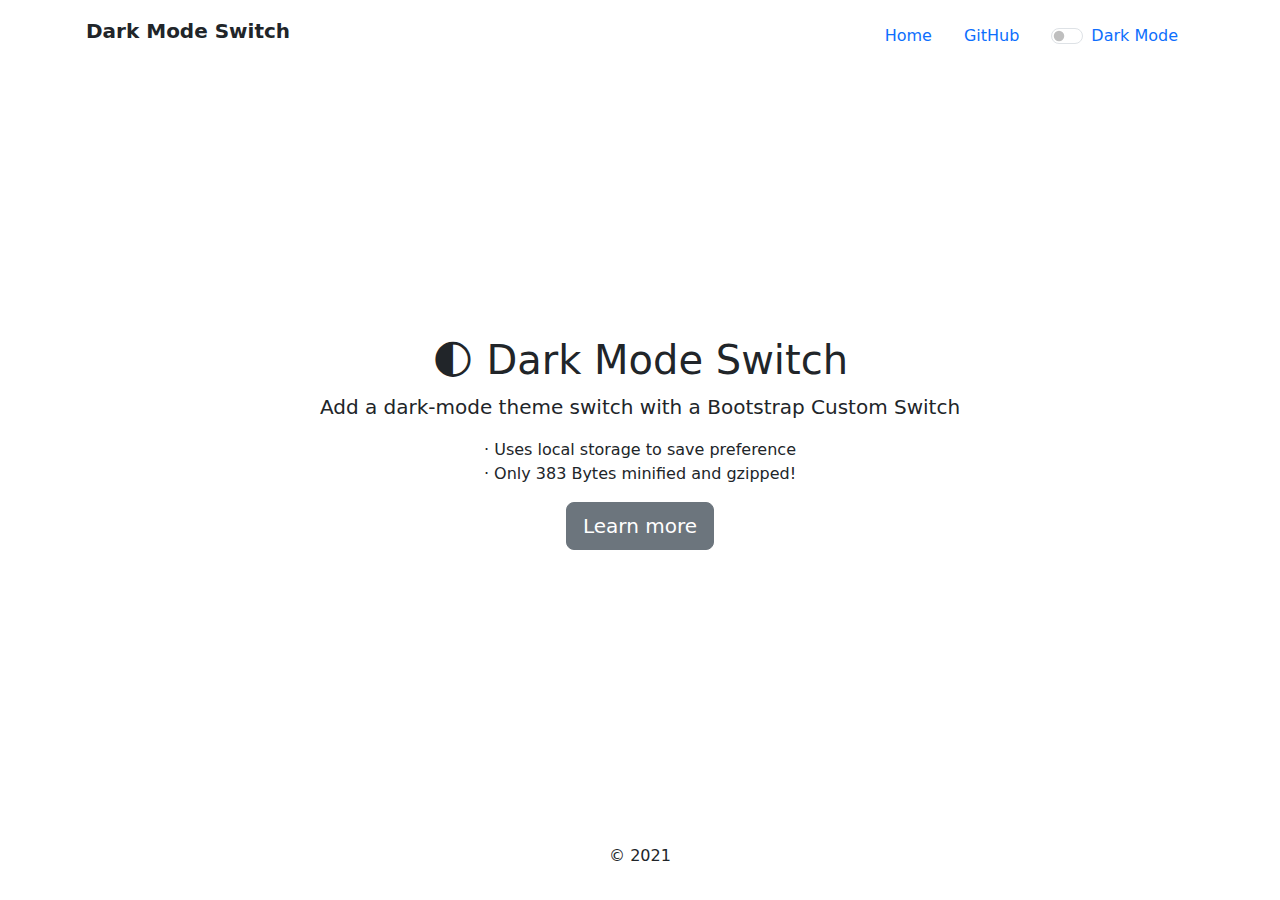
<file: assets/plugins/dark-mode-switch/index.html>
<!doctype html>
<html lang="en" class="h-100">

<head>
  <meta charset="utf-8">
  <meta http-equiv="x-ua-compatible" content="ie=edge">
  <meta name="viewport" content="width=device-width, initial-scale=1">
  <title>Dark Mode Switch</title>
  <meta name="description" content="Add a dark-mode theme toggle with a Bootstrap Custom Switch">

  <link rel="icon"
    href="data:image/svg+xml,<svg xmlns=%22http://www.w3.org/2000/svg%22 viewBox=%220 0 100 100%22><text y=%22.9em%22 font-size=%2280%22>🌓</text></svg>">
  
  <meta property="og:site_name" content="GitHub">
  <meta property="og:image"
    content="https://repository-images.githubusercontent.com/194995309/38db8f80-9db7-11e9-998f-43f2a26d9e0b">
  <meta property="og:title" content="dark-mode-switch">
  <meta property="og:description" content="Add a dark-mode theme toggle with a Bootstrap Custom Switch">
  <meta property="og:url" content="https://coliff.github.io/dark-mode-switch/">
  <link rel="author" href="https://christianoliff.com/">
  <meta name="twitter:creator" content="@christianoliff">
  <meta name="monetization" content="$ilp.uphold.com/Epqzn3YGr2MB">

  <link rel="stylesheet" href="https://cdn.jsdelivr.net/npm/bootstrap@5/dist/css/bootstrap.min.css">

  <!-- IE 11 polyfill for CSS and Custom Properties -->
  <script
    nomodule>window.MSInputMethodContext && document.documentMode && document.write('<link rel="stylesheet" href="https://cdn.jsdelivr.net/npm/bootstrap-ie11@5/css/bootstrap-ie11.min.css"><script src="https://cdn.jsdelivr.net/npm/ie11-custom-properties@4/ie11CustomProperties.min.js"><\/script>');</script>

  <link rel="stylesheet" href="dark-mode.css">

</head>

<body class="bg-white text-center d-flex h-100">

  <div class="container d-flex p-3 mx-auto w-100 flex-column">
    <header class="mb-auto">
      <div class="float-md-start fw-bold fs-5">Dark Mode Switch</div>
      <nav class="nav justify-content-center float-md-end">
        <a class="nav-link active" href="https://coliff.github.io/dark-mode-switch/">Home</a>
        <a class="nav-link" href="https://github.com/coliff/dark-mode-switch" target="_blank">GitHub</a>
        <div class="nav-link">

          <div class="form-check form-switch">
            <input type="checkbox" class="form-check-input" id="darkSwitch">
            <label class="custom-control-label" for="darkSwitch">Dark Mode</label>
          </div>
          <script src="dark-mode-switch.min.js"></script>

        </div>
      </nav>
    </header>

    <main role="main">
      <h1>🌓 Dark Mode Switch</h1>
      <p class="lead">Add a dark-mode theme switch with a Bootstrap Custom Switch</p>
      <ul class="list-unstyled">
        <li>&middot; Uses local storage to save preference</li>
        <li>&middot; Only 383 Bytes minified and gzipped!</li>
      </ul>
      <p>
        <a href="https://github.com/coliff/dark-mode-switch" target="_blank" rel="noopener"
          class="btn btn-lg btn-secondary">
          Learn more
        </a>
      </p>
    </main>

    <footer class="mt-auto">
      <p>&copy; 2021</p>
    </footer>

  </div>
</body>

</html>
</file>
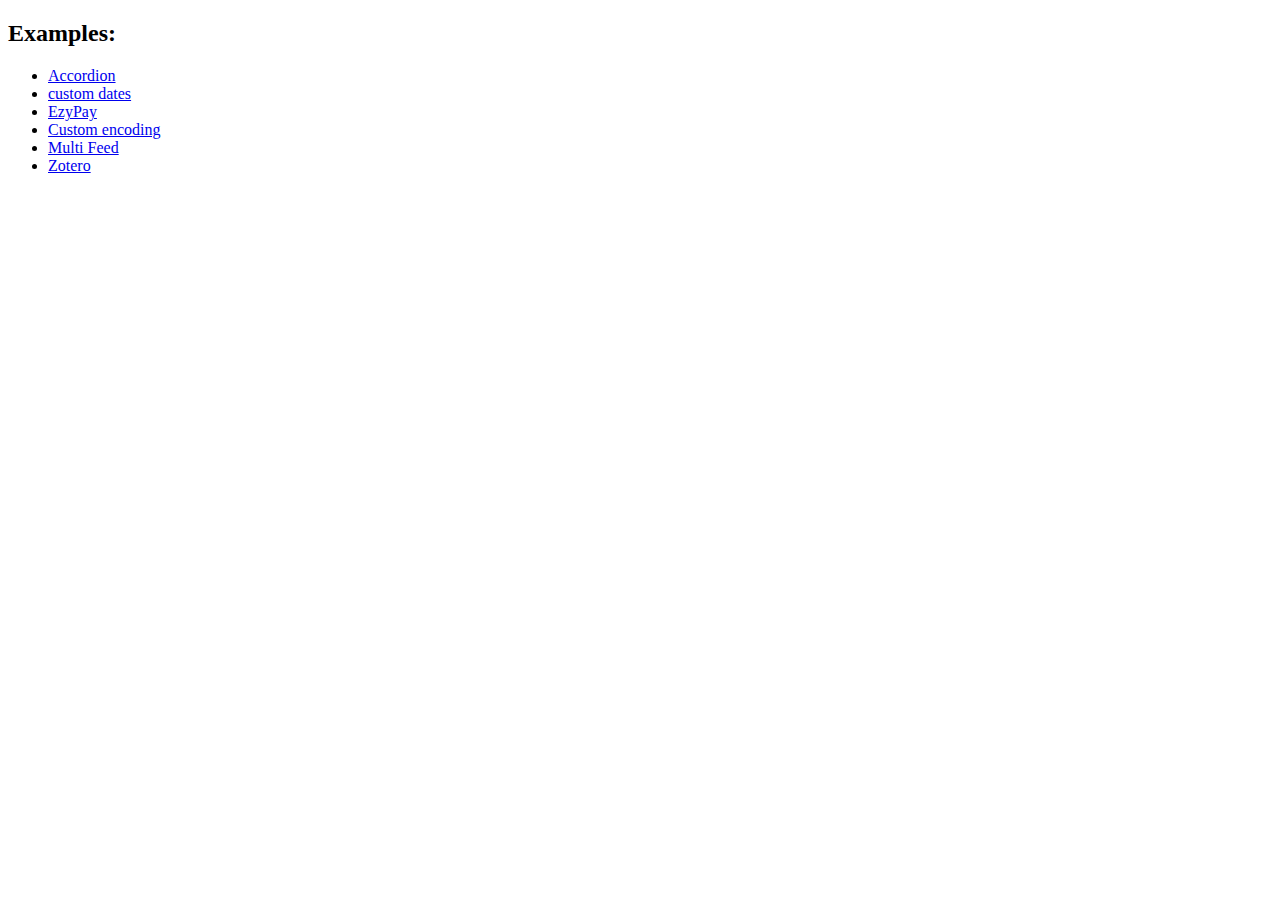
<file: assets/plugins/vanilla-rss/index.html>
<!DOCTYPE html>
<html>
  <head>
    <title>vanilla-rss</title>
  </head>
  <body>
    <div>
      <h2>Examples:</h2>
      <ul>
        <li><a href="examples/accordion.html">Accordion</a></li>
        <li><a href="examples/custom-dates.html">custom dates</a></li>
        <li><a href="examples/ezypay.html">EzyPay</a></li>
        <li><a href="examples/ISO-8859-1.html">Custom encoding</a></li>
        <li><a href="examples/multi-feed.html">Multi Feed</a></li>
        <li><a href="examples/zotero.html">Zotero</a></li>
      </ul>
    </div>
  </body>
</html>
</file>
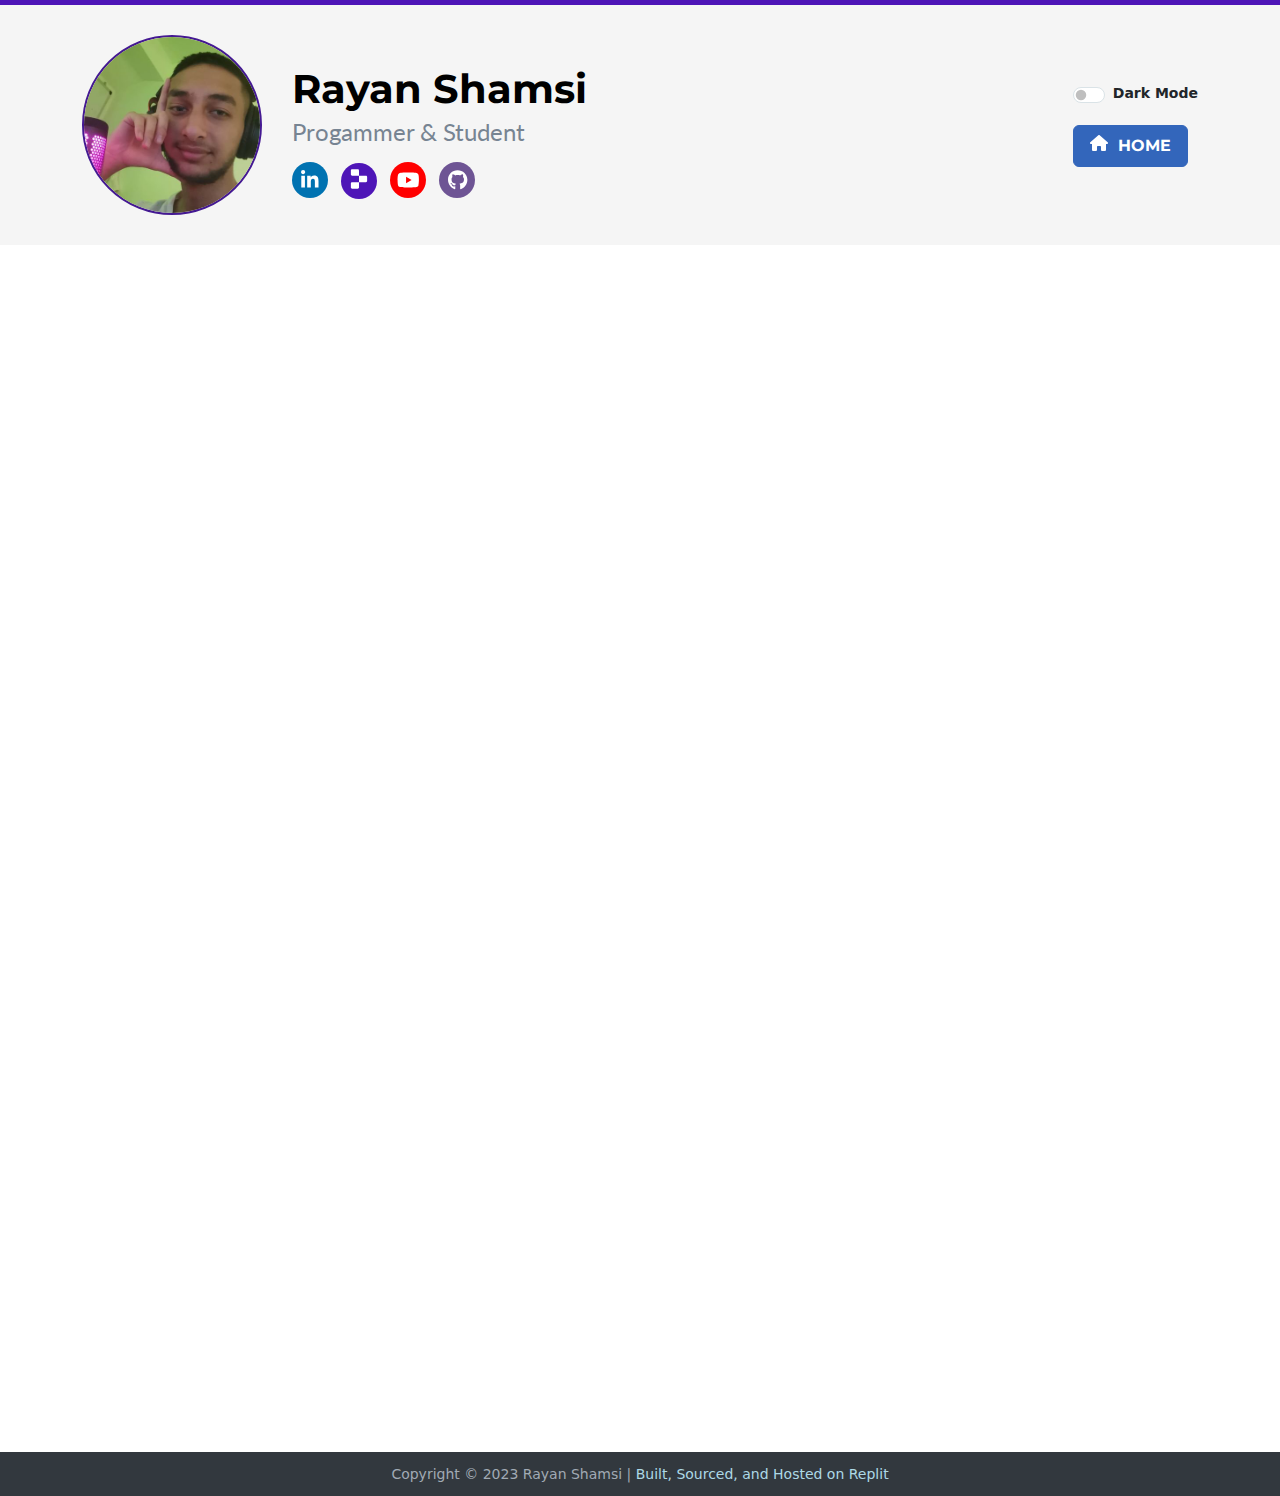
<file: resume.html>
<!DOCTYPE html>
<html lang="en">

<head>
  <title>Rayan Shamsi's Resume</title>
  <!-- Meta -->
  <meta charset="utf-8">
  <meta http-equiv="X-UA-Compatible" content="IE=edge">
  <meta name="viewport" content="width=device-width, initial-scale=1.0">
  <link rel="shortcut icon" href="favicon.ico">

  <link href='https://fonts.googleapis.com/css?family=Lato:300,400,300italic,400italic' rel='stylesheet'
    type='text/css'>
  <link href='https://fonts.googleapis.com/css?family=Montserrat:400,700' rel='stylesheet' type='text/css'>

  <!-- FontAwesome JS -->
  <script defer src="assets/fontawesome/js/all.js"></script>

  <!-- Global CSS -->
  <link rel="stylesheet" href="assets/plugins/bootstrap/css/bootstrap.min.css">

  <!-- Theme CSS -->
  <link id="theme-style" rel="stylesheet" href="assets/css/styles.css">

</head>

<body>
  <!-- ******HEADER****** -->
  <header class="header">
    <div class="container">
      <div class="row align-items-center">
        <div class="col">
          <img class="profile-image img-fluid float-start rounded-circle" src="assets/images/profile.png"
            style="width: 180px; height: 180px;" alt="Rayan Shamsi" />
          <div class="profile-content">
            <h1 class="name">Rayan Shamsi</h1>
            <h2 class="desc">Progammer & Student</h2>
            <ul class="social list-inline">
              <li class="list-inline-item linkedin"><a href="https://uk.linkedin.com/in/rayan-shamsi-003263250?trk=people-guest_people_search-card" target="_blank"><i
                    class="fab fa-linkedin-in"></i></a></li>
              <li class="list-inline-item replit">
                <a href="https://replit.com/@RayanShamsi" target="_blank"><img src="assets/images/replit-white.svg"
                    alt="Replit Profile" /></a>
              </li>
              <li class="list-inline-item youtube"><a href="https://www.youtube.com/@Riptanger" target="_blank"><i
                    class="fab fa-youtube"></i></a></li>
              <li class="list-inline-item github"><a href="https://github.com/RiptCodes" target="_blank"><i
                    class="fab fa-github"></i></a>
              </li>
              
              </li>
            </ul>
          </div>
          <!--//profile-->
        </div>
        <!--//col-->
        <div class="col-12 col-md-auto">
          <div class="dark-mode-switch d-flex">
            <div class="form-check form-switch mx-auto mx-md-0">
              <input type="checkbox" class="form-check-input me-2" id="darkSwitch" />
              <label class="custom-control-label" for="darkSwitch">Dark Mode</label>
            </div>
          </div>
          <!--//dark-mode-switch-->
          <a class="btn btn-cta-primary" href="/index.html"><i
              class="fa fa-house"></i> Home</a>
        </div>
        <!--//col-->
      </div>
      <!--//row-->
    </div>
    <!--//container-->
  </header>
  <!--//header-->

  <iframe src="https://docs.google.com/document/d/147Q9O0WoOJpMaHENJjHB5KAkB06_WfD2jBTaTi8z5yY/preview" width="100%" height="1200px" allow="autoplay"></iframe>

  <!-- ******FOOTER****** -->
  <footer class="footer">
    <div class="container text-center">
      <small class="copyright">Copyright © 2023 Rayan Shamsi | <a href="https://replit.com/@RayanShamsi" target="_blank" style="color: lightblue">Built, Sourced, and Hosted on Replit</a></small>
    </div>
    <!--//container-->
  </footer>
  <!--//footer-->

  <!-- Javascript -->
  <script type="text/javascript" src="assets/plugins/popper.min.js"></script>
  <script type="text/javascript" src="assets/plugins/bootstrap/js/bootstrap.min.js"></script>
  <script type="text/javascript" src="assets/plugins/vanilla-rss/dist/rss.global.min.js"></script>
  <script type="text/javascript" src="assets/plugins/dark-mode-switch/dark-mode-switch.min.js"></script>
  <!-- custom js -->
  <script type="text/javascript" src="assets/js/main.js"></script>
</body>

</html>
</file>
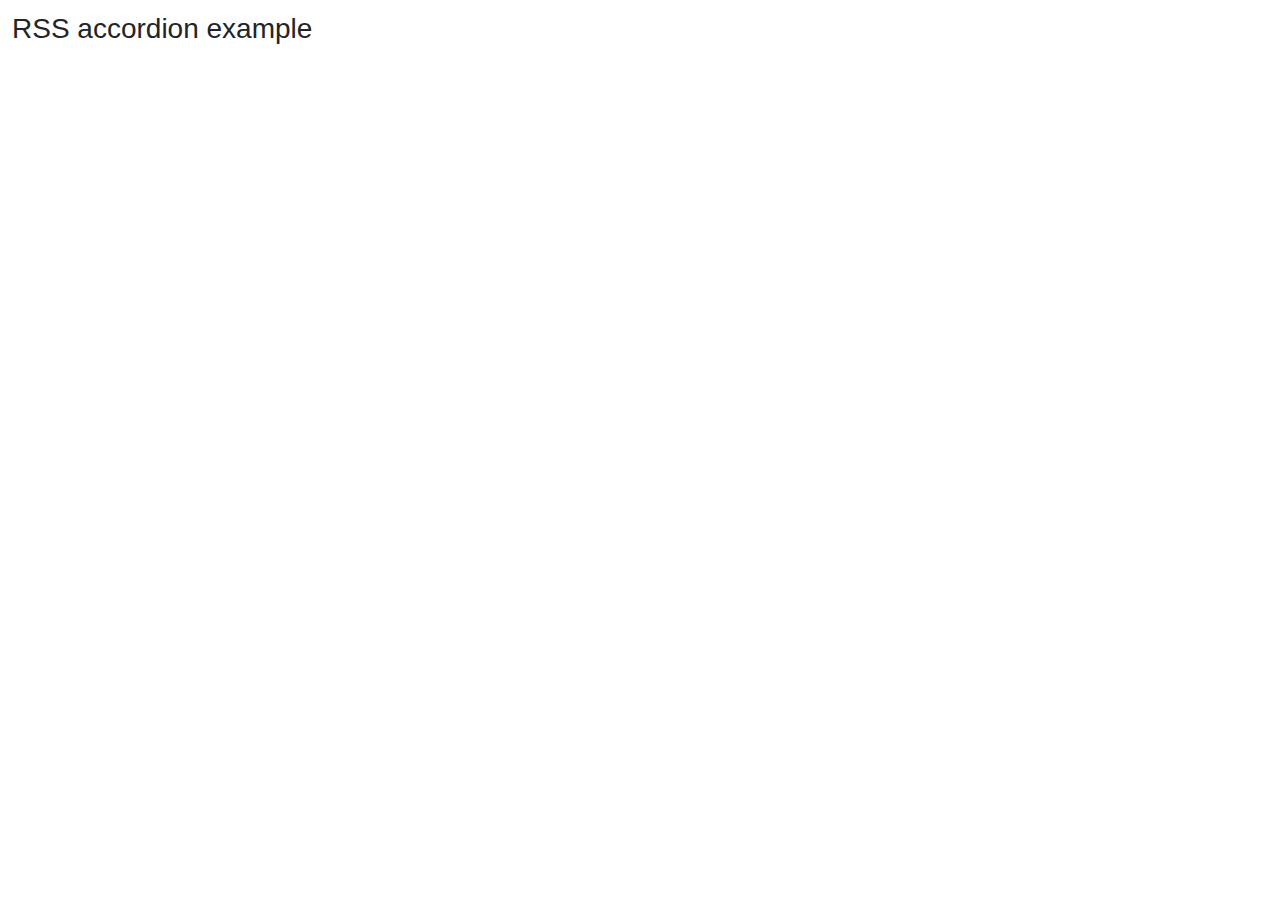
<file: assets/plugins/vanilla-rss/examples/accordion.html>
<!DOCTYPE html>
<html>
  <head>
    <title>RSS accordion example</title>

    <!-- Required meta tags -->
    <meta charset="utf-8" />
    <meta
      name="viewport"
      content="width=device-width, initial-scale=1, shrink-to-fit=no"
    />

    <!-- Bootstrap CSS -->
    <link
      rel="stylesheet"
      href="https://stackpath.bootstrapcdn.com/bootstrap/4.3.1/css/bootstrap.min.css"
    />

    <link rel="stylesheet" href="style.css" />
  </head>

  <body>
    <div>
      <h1>RSS accordion example</h1>
      <div id="rss-feeds"></div>
    </div>
    <script src="../dist/rss.global.min.js"></script>
    <script src="https://code.jquery.com/jquery-3.3.1.slim.min.js"></script>
    <script src="https://cdnjs.cloudflare.com/ajax/libs/popper.js/1.14.7/umd/popper.min.js"></script>
    <script src="https://stackpath.bootstrapcdn.com/bootstrap/4.3.1/js/bootstrap.min.js"></script>
    <script>
      window.onload = function() {
        const rss = new RSS(
          document.querySelector("#rss-feeds"),
          "https://partnernetwork.ebay.de/epn-blog?format=rss",
          {
            limit: 15,
            tokens: {
              showClass: (entry, tokens) => (tokens.index === 0 ? "show" : "")
            },
            layoutTemplate:
              '<div class="accordion" id="accordionExample">{entries}</div>',
            entryTemplate: `<div class="card">
              <div class="card-header" id="heading-{index}">
                <h2 class="mb-0">
                  <button class="btn btn-link" type="button" data-toggle="collapse" data-target="#collapse-{index}" aria-expanded="true" aria-controls="collapse-{index}">
                    {title}
                  </button>
                </h2>
              </div>
  
              <div id="collapse-{index}" class="collapse {showClass}" aria-labelledby="heading-{index}" data-parent="#accordionExample">
                <div class="card-body">
                  {bodyPlain}
                </div>
              </div>
            </div>`
          }
        );

        rss.render().then(() => console.log("cool"));
      };
    </script>
  </body>
</html>
</file>
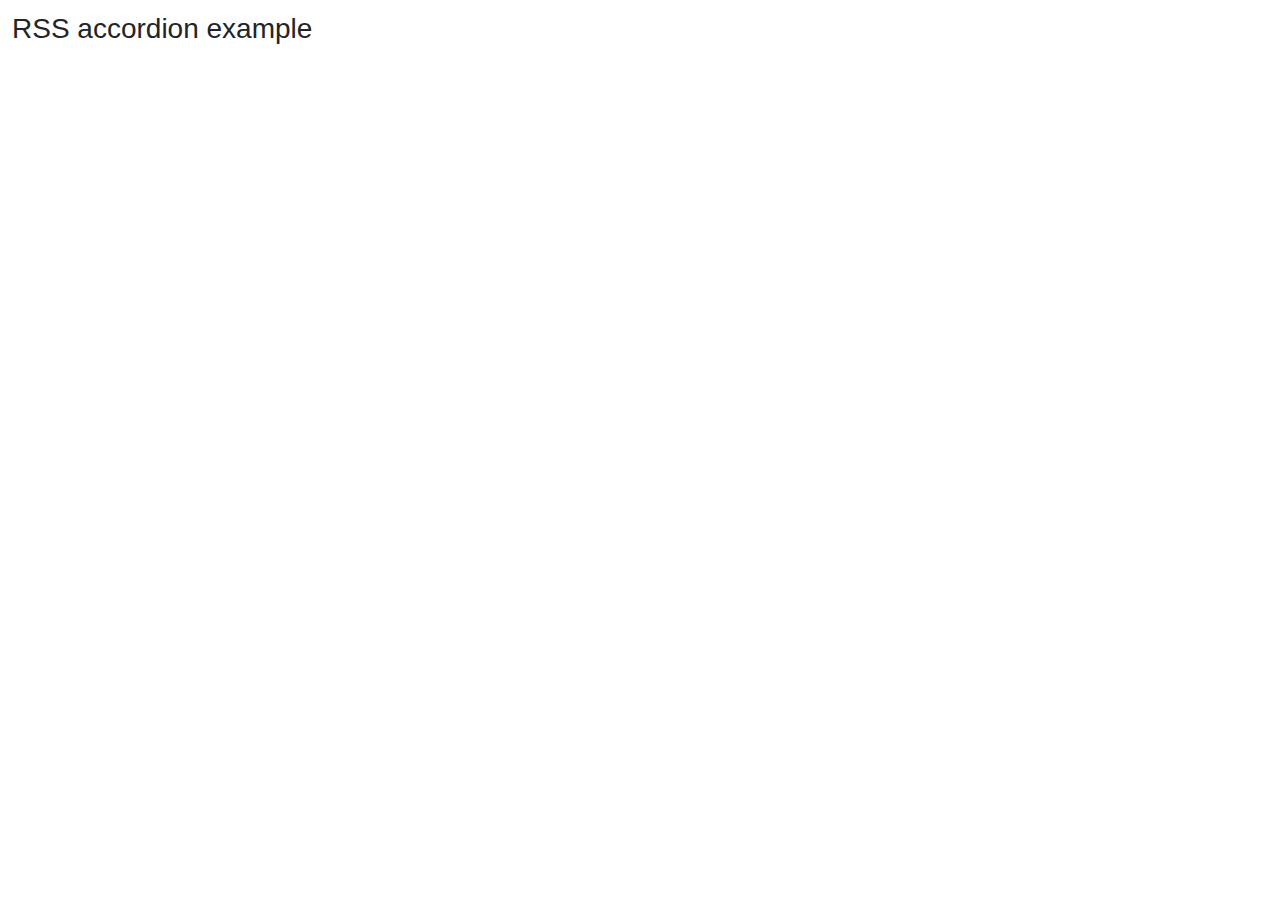
<file: assets/plugins/vanilla-rss/examples/ezypay.html>
<!DOCTYPE html>
<html>
  <head>
    <title>RSS ezypay example</title>

    <!-- Required meta tags -->
    <meta charset="utf-8" />
    <meta
      name="viewport"
      content="width=device-width, initial-scale=1, shrink-to-fit=no"
    />

    <!-- Bootstrap CSS -->
    <link
      rel="stylesheet"
      href="https://stackpath.bootstrapcdn.com/bootstrap/4.3.1/css/bootstrap.min.css"
    />

    <link rel="stylesheet" href="style.css" />
  </head>

  <body>
    <div>
      <h1>RSS accordion example</h1>
      <div id="rss-feeds"></div>
    </div>
    <script src="../dist/rss.global.min.js"></script>
    <script src="https://code.jquery.com/jquery-3.3.1.slim.min.js"></script>
    <script src="https://cdnjs.cloudflare.com/ajax/libs/popper.js/1.14.7/umd/popper.min.js"></script>
    <script src="https://stackpath.bootstrapcdn.com/bootstrap/4.3.1/js/bootstrap.min.js"></script>
    <script>
      window.onload = function() {
        const rss = new RSS(
          document.querySelector("#rss-feeds"),
          "http://www.ezypay.co.nz/feed",
          {
            limit: 15
          }
        );

        rss.render().then(() => console.log("cool"));
      };
    </script>
  </body>
</html>
</file>
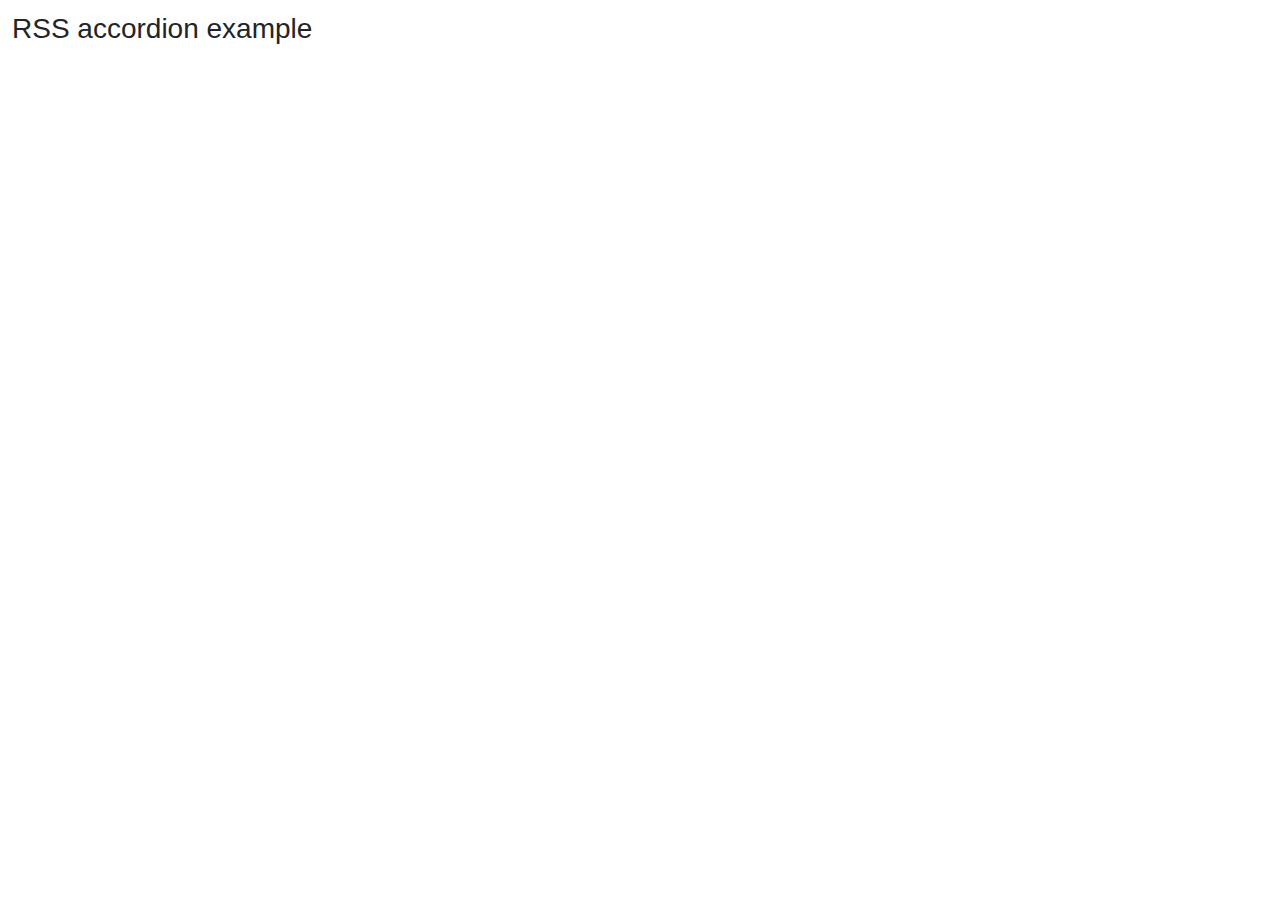
<file: assets/plugins/vanilla-rss/examples/ISO-8859-1.html>
<!DOCTYPE html>
<html>
  <head>
    <title>RSS accordion example</title>

    <!-- Required meta tags -->
    <meta charset="utf-8" />
    <meta
      name="viewport"
      content="width=device-width, initial-scale=1, shrink-to-fit=no"
    />

    <!-- Bootstrap CSS -->
    <link
      rel="stylesheet"
      href="https://stackpath.bootstrapcdn.com/bootstrap/4.3.1/css/bootstrap.min.css"
    />

    <link rel="stylesheet" href="style.css" />
  </head>

  <body>
    <div>
      <h1>RSS accordion example</h1>
      <div id="rss-feeds"></div>
    </div>
    <script src="../dist/rss.global.min.js"></script>
    <script src="https://code.jquery.com/jquery-3.3.1.slim.min.js"></script>
    <script src="https://cdnjs.cloudflare.com/ajax/libs/popper.js/1.14.7/umd/popper.min.js"></script>
    <script src="https://stackpath.bootstrapcdn.com/bootstrap/4.3.1/js/bootstrap.min.js"></script>
    <script>
      window.onload = function() {
        const rss = new RSS(
          document.querySelector("#rss-feeds"),
          "http://www.comicforum.de/external.php?type=rss2&forumids=36&lastpost=1",
          {
            encoding: "ISO-8859-1",
            limit: 15,
            tokens: {
              showClass: (entry, tokens) => (tokens.index === 0 ? "show" : "")
            },
            layoutTemplate:
              '<div class="accordion" id="accordionExample">{entries}</div>',
            entryTemplate: `<div class="card">
              <div class="card-header" id="heading-{index}">
                <h2 class="mb-0">
                  <button class="btn btn-link" type="button" data-toggle="collapse" data-target="#collapse-{index}" aria-expanded="true" aria-controls="collapse-{index}">
                    {title}
                  </button>
                </h2>
              </div>
  
              <div id="collapse-{index}" class="collapse {showClass}" aria-labelledby="heading-{index}" data-parent="#accordionExample">
                <div class="card-body">
                  {bodyPlain}
                </div>
              </div>
            </div>`
          }
        );

        rss.render().then(() => console.log("cool"));
      };
    </script>
  </body>
</html>
</file>
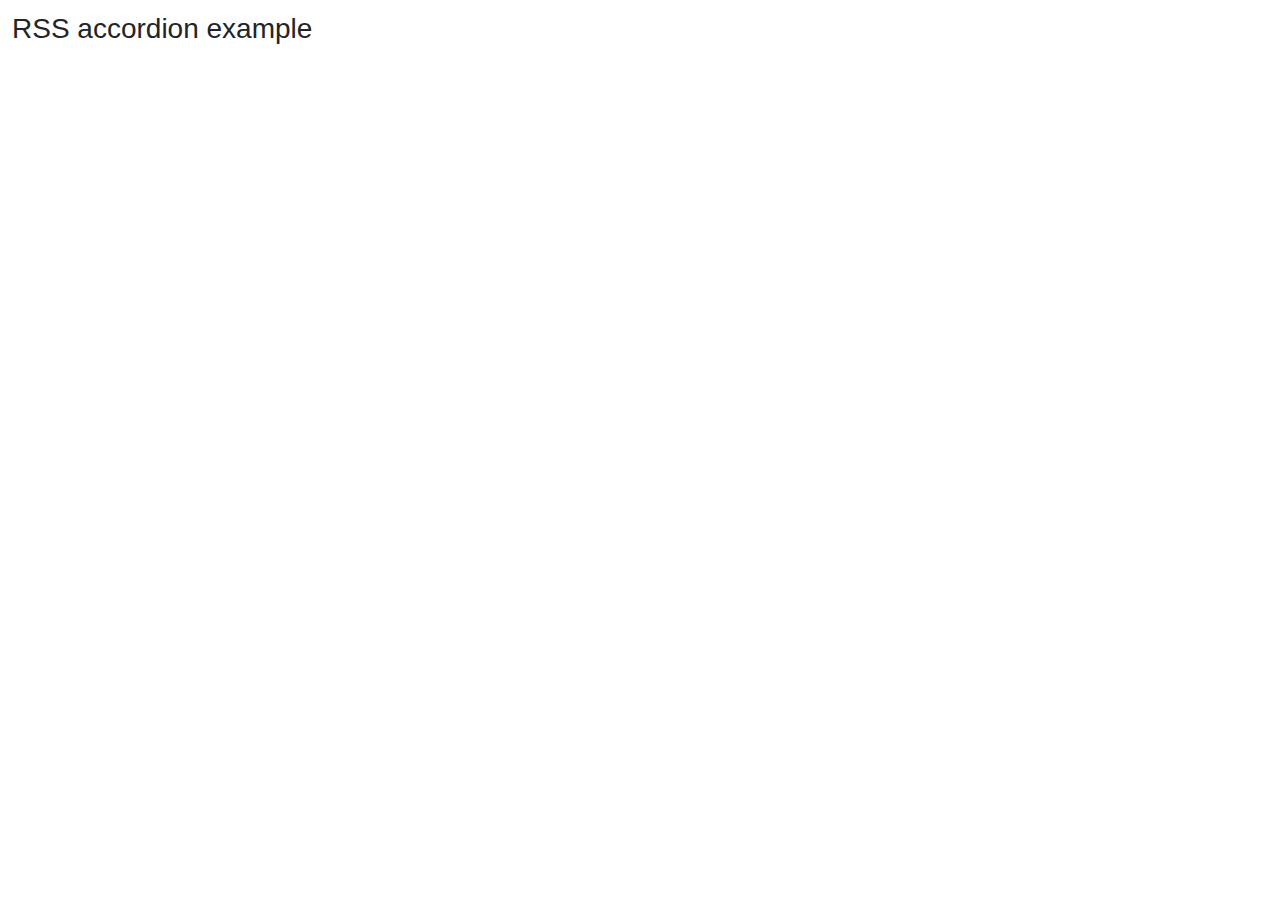
<file: assets/plugins/vanilla-rss/examples/multi-feed.html>
<!DOCTYPE html>
<html>
  <head>
    <title>RSS accordion example</title>

    <!-- Required meta tags -->
    <meta charset="utf-8" />
    <meta
      name="viewport"
      content="width=device-width, initial-scale=1, shrink-to-fit=no"
    />

    <!-- Bootstrap CSS -->
    <link
      rel="stylesheet"
      href="https://stackpath.bootstrapcdn.com/bootstrap/4.3.1/css/bootstrap.min.css"
    />

    <link rel="stylesheet" href="style.css" />
  </head>

  <body>
    <div>
      <h1>RSS accordion example</h1>
      <div id="rss-feeds"></div>
    </div>
    <script src="../dist/rss.global.min.js"></script>
    <script src="https://code.jquery.com/jquery-3.3.1.slim.min.js"></script>
    <script src="https://cdnjs.cloudflare.com/ajax/libs/popper.js/1.14.7/umd/popper.min.js"></script>
    <script src="https://stackpath.bootstrapcdn.com/bootstrap/4.3.1/js/bootstrap.min.js"></script>
    <script>
      window.onload = function() {
        const rss = new RSS(
          document.querySelector("#rss-feeds"),
          ["https://www.contentful.com/blog/feed.xml", "http://www.ebaytechblog.com/feed/"]
        );

        rss.render();
      };
    </script>
  </body>
</html>
</file>
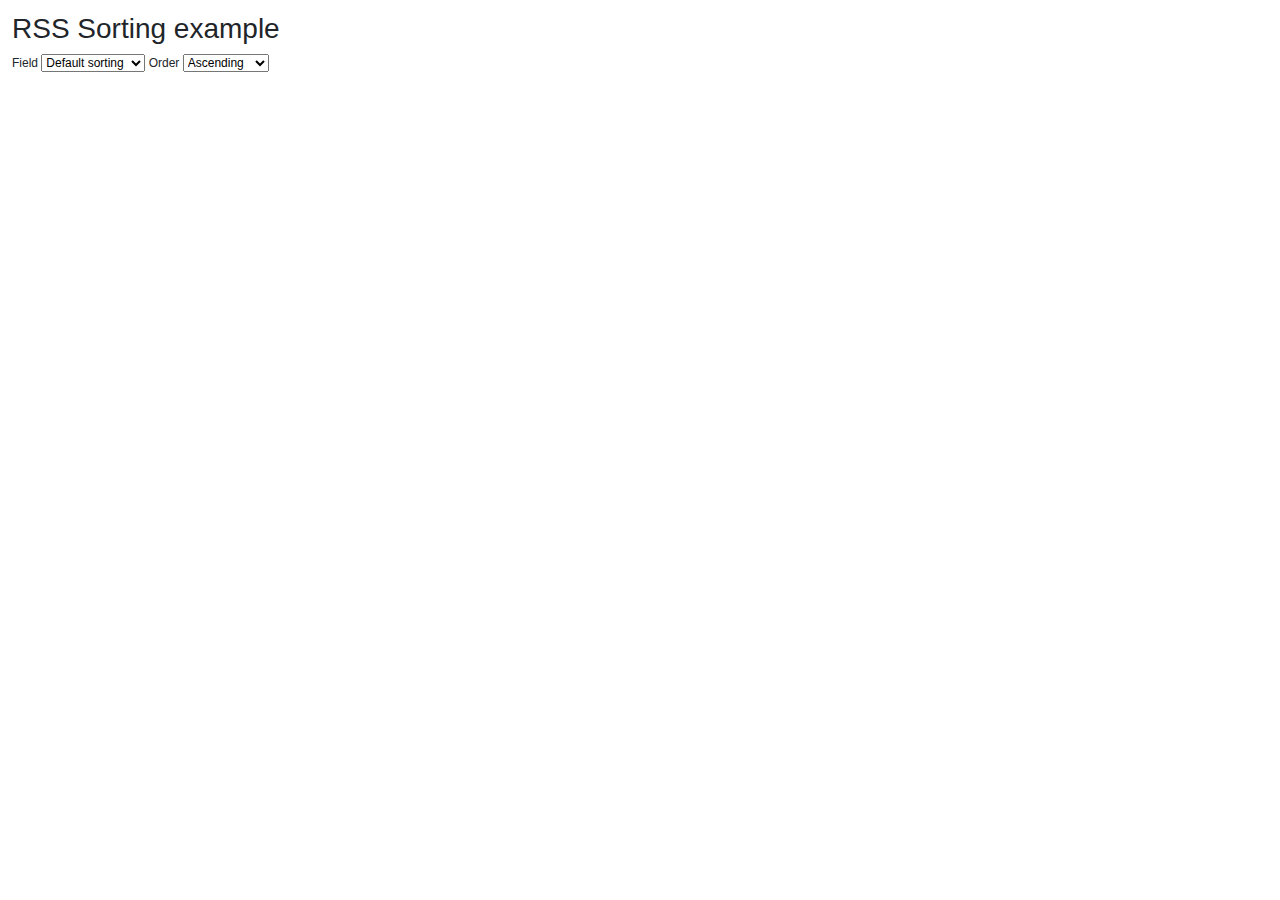
<file: assets/plugins/vanilla-rss/examples/sorting.html>
<!DOCTYPE html>
<html>
  <head>
    <title>RSS accordion example</title>

    <!-- Required meta tags -->
    <meta charset="utf-8" />
    <meta
      name="viewport"
      content="width=device-width, initial-scale=1, shrink-to-fit=no"
    />

    <!-- Bootstrap CSS -->
    <link
      rel="stylesheet"
      href="https://stackpath.bootstrapcdn.com/bootstrap/4.3.1/css/bootstrap.min.css"
    />

    <link rel="stylesheet" href="style.css" />
  </head>

  <body>
    <div>
      <h1>RSS Sorting example</h1>
      <form>
        <label>
          Field
          <select id="fieldSelect">
            <option value="">Default sorting</option>
            <option value="author">Author</option>
            <option value="publishedDate">Published Date</option>
            <option value="title">Title</option>
          </select>
        </label>

        <label>
          Order
          <select id="orderSelect">
            <option value="">Ascending</option>
            <option value="-">Descending</option>
          </select>
        </label>
      </form>
      <div id="rss-feeds"></div>
    </div>
    <script src="../dist/rss.global.min.js"></script>
    <script src="https://code.jquery.com/jquery-3.3.1.slim.min.js"></script>
    <script src="https://cdnjs.cloudflare.com/ajax/libs/popper.js/1.14.7/umd/popper.min.js"></script>
    <script src="https://stackpath.bootstrapcdn.com/bootstrap/4.3.1/js/bootstrap.min.js"></script>
    <script>
      function renderFeed() {
        const order = [
          document.querySelector("#orderSelect").value,
          document.querySelector("#fieldSelect").value
        ]
          .filter(function(e) {
            return !!e;
          })
          .join("");

        document.querySelector("#rss-feeds").innerHTML = "";
        new RSS(
          document.querySelector("#rss-feeds"),
          "http://www.ebaytechblog.com/feed",
          {
            order,
            limit: 15,
            entryTemplate:
              '<li>Author: {author}<br>Date: {date}<br> {title}<br>{shortBodyPlain}</li>'
          }
        ).render();
      }

      window.onload = function() {
        renderFeed();

        document
          .querySelectorAll("#fieldSelect,#orderSelect")
          .forEach(function(field) {
            field.addEventListener("change", renderFeed);
          });
      };
    </script>
  </body>
</html>
</file>
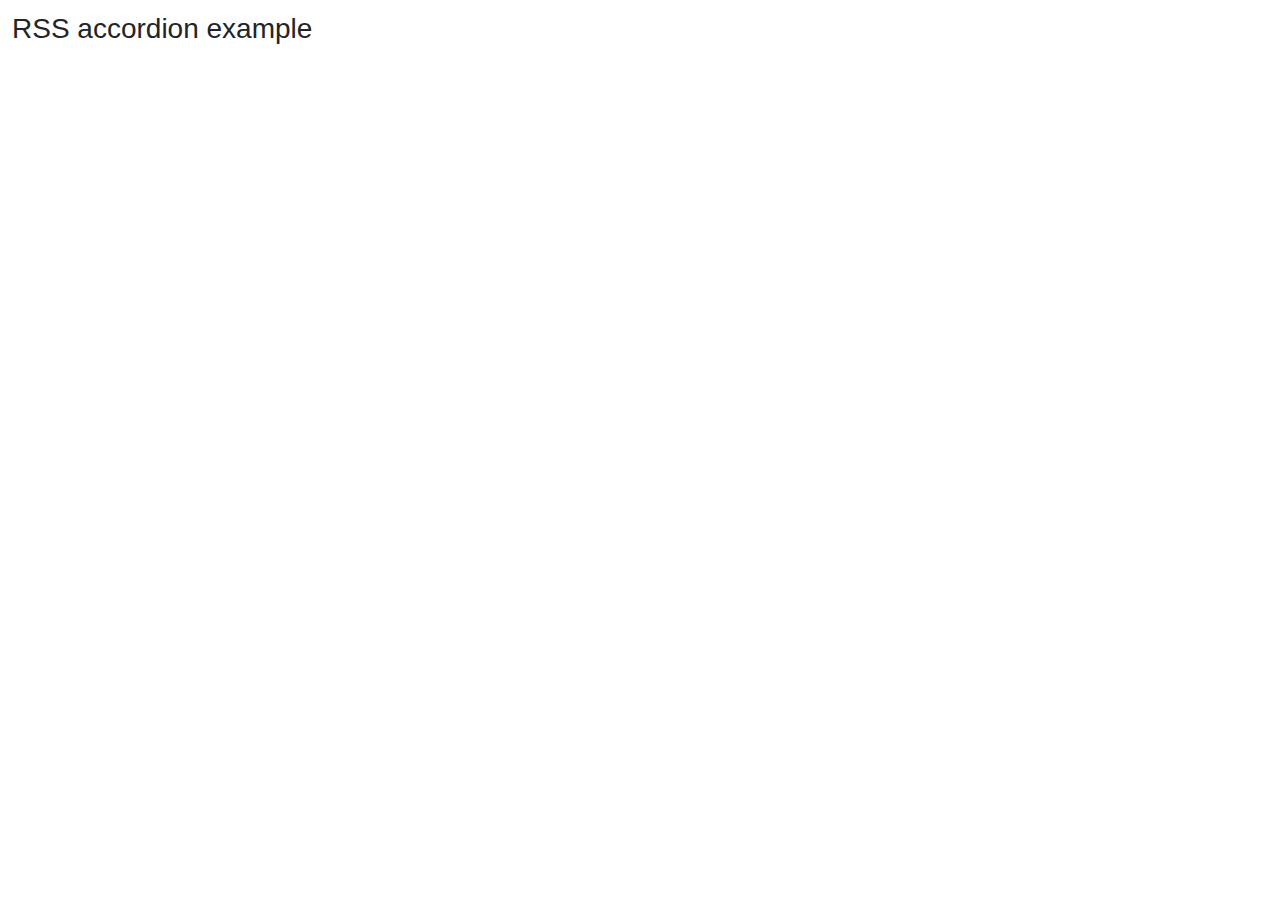
<file: assets/plugins/vanilla-rss/examples/zotero.html>
<!DOCTYPE html>
<html>
  <head>
    <title>RSS zotero example</title>

    <!-- Required meta tags -->
    <meta charset="utf-8" />
    <meta
      name="viewport"
      content="width=device-width, initial-scale=1, shrink-to-fit=no"
    />

    <!-- Bootstrap CSS -->
    <link
      rel="stylesheet"
      href="https://stackpath.bootstrapcdn.com/bootstrap/4.3.1/css/bootstrap.min.css"
    />

    <link rel="stylesheet" href="style.css" />
  </head>

  <body>
    <div>
      <h1>RSS accordion example</h1>
      <div id="rss-feeds"></div>
    </div>
    <script src="../dist/rss.global.min.js"></script>
    <script src="https://code.jquery.com/jquery-3.3.1.slim.min.js"></script>
    <script src="https://cdnjs.cloudflare.com/ajax/libs/popper.js/1.14.7/umd/popper.min.js"></script>
    <script src="https://stackpath.bootstrapcdn.com/bootstrap/4.3.1/js/bootstrap.min.js"></script>
    <script>
      window.onload = function() {
        const rss = new RSS(
          document.querySelector("#rss-feeds"),
          "https://api.zotero.org/groups/308781/items?format=atom",
          {
            entryTemplate:
              "<ul><li>Title: {title}</li><li>Author: {author}</li><li>Year: {year}</li></ul><br>",
            tokens: {
              year: function(entry, tokens) {
                return new Date(entry.publishedDate).getFullYear();
              }
            }
          }
        );
        rss.render().then(() => console.log("cool"));
      };
    </script>
  </body>
</html>
</file>
<file: assets/plugins/dark-mode-switch/dark-mode.css>
/*!
 * Dark Mode Switch v1.0.1 (https://github.com/coliff/dark-mode-switch)
 * Copyright 2021 C.Oliff
 * Licensed under MIT (https://github.com/coliff/dark-mode-switch/blob/main/LICENSE)
 */

[data-theme="dark"] {
  background-color: #111 !important;
  color: #eee;
}

[data-theme="dark"] .bg-black {
  background-color: #fff !important;
}

[data-theme="dark"] .bg-dark {
  background-color: #eee !important;
}

[data-theme="dark"] .bg-light {
  background-color: #222 !important;
}

[data-theme="dark"] .bg-white {
  background-color: #000 !important;
}
</file>
<file: assets/css/styles.css>
*/
body {
  font-family: 'Lato', arial, sans-serif;
  color: #434343;
  background: #f2eadc;
  font-size: 16px;
  -webkit-font-smoothing: antialiased;
  -moz-osx-font-smoothing: grayscale;
}

h1, h2, h3, h4, h5, h6 {
  font-family: 'Montserrat', sans-serif;
  font-weight: 700;
  color: #778492;
}

a {
  color: #3366CC;
  -webkit-transition: all 0.2s ease-in-out;
  -moz-transition: all 0.2s ease-in-out;
  -ms-transition: all 0.2s ease-in-out;
  -o-transition: all 0.2s ease-in-out;
  text-decoration: none;
}

a:hover {
  text-decoration: underline;
  color: #0645AD;
}

a:focus {
  text-decoration: none;
}

.btn, a.btn {
  -webkit-transition: all 0.2s ease-in-out;
  -moz-transition: all 0.2s ease-in-out;
  -ms-transition: all 0.2s ease-in-out;
  -o-transition: all 0.2s ease-in-out;
  font-family: 'Montserrat', arial, sans-serif;
  padding: 8px 16px;
  font-weight: bold;
}

.btn .svg-inline--fa, a.btn .svg-inline--fa {
  margin-right: 5px;
  position: relative;
  top: -2px;
}

.btn:hover, a.btn:hover {
  text-decoration: none;
}

.btn:focus, a.btn:focus {
  color: #fff;
  box-shadow: none;
}

a.btn-cta-primary, .btn-cta-primary {
  background: #3366BB;
  border: 1px solid #3366BB;
  color: #fff;
  font-weight: 600;
  text-transform: uppercase;
}

a.btn-cta-primary:hover, .btn-cta-primary:hover {
  background: #0645AD;
  border: 1px solid #0645AD;
  color: #fff;
}

a.btn-cta-secondary, .btn-cta-secondary {
  background: #479FC8;
  border: 1px solid #479FC8;
  color: #fff;
  font-weight: 600;
  text-transform: uppercase;
}

a.btn-cta-secondary:hover, a.btn-cta-secondary:not(:disabled):not(.disabled):active:focus, .btn-cta-secondary:hover, .btn-cta-secondary:not(:disabled):not(.disabled):active:focus {
  background: #3893bd;
  border: 1px solid #3893bd;
  color: #fff;
  box-shadow: none;
}

.text-highlight {
  color: #32383e;
}

.badge-theme {
  font-size: 12px;
  color: #fff;
  border-radius: 2px;
  -moz-background-clip: padding;
  -webkit-background-clip: padding-box;
  background-clip: padding-box;
}

.badge-volunteer {
  background: #3AAA64;
}

.badge-product {
  background: #0052CC;
}

.badge-fun {
  background: #FF0000;
}

a.dotted-link {
  border-bottom: 1px dotted #778492;
  color: #778492;
}

a.dotted-link:hover {
  text-decoration: none;
  color: #49515a;
}

/* ======= Header ======= */
.header {
  padding: 30px 0;
  background: #f5f5f5;
  border-top: 5px solid #4e15b7;
}

.header .btn {
  font-weight: bold;
}

.header .profile-image {
  margin-right: 30px;
  border: 2px solid rgb(68, 25, 146);
  transition: all .8s;
}

header .profile-image:hover {
    transform: scale(1.2);
}

.header .profile-content .name {
  color:rgb(0, 0, 0);
  font-size: 40px;
  margin-bottom: 5px;
  margin-top: 30px;
}

.header .profile-content .desc {
  color: #778492;
  font-family: "Lato", arial, sans-serif;
  font-weight: 400;
  font-size: 24px;
  margin-top: 0;
  margin-bottom: 15px;
}

.header .profile-content .social .replit {
  font-size: 22px;
}

.header .profile-content .social .replit img {
  height: 26px;
  margin-top: -4px;
}

.header .profile-content .social a {
  background: #b0b7bf;
  width: 36px;
  height: 36px;
  display: inline-block;
  border-radius: 50%;
  -moz-background-clip: padding;
  -webkit-background-clip: padding-box;
  background-clip: padding-box;
  color: #fff;
  text-align: center;
}

.header .profile-content .social .linkedin a {
  background: #0072b1;
}

.header .profile-content .social .youtube a {
  background: #FF0000;
}

.header .profile-content .social .medium a {
  background: #000000;
}

.header .profile-content .social .github a {
  background: #6e5494;
}

.header .profile-content .social .replit a {
  background:#4e15b7;
}

.header .profile-content .social a:hover {
  filter: brightness(85%);
}

.header .profile-content .social a .svg-inline--fa {
  font-size: 20px;
  margin-top: 8px;
}


/* ======= Sections======= */
.section {
  margin-bottom: 30px;
}

.section .section-inner {
  background: #fff;
  padding: 30px;
}

.section .heading {
  margin-top: 0;
  margin-bottom: 30px;
  color: #545e69;
  font-size: 24px;
}

.section .content .more-link .svg-inline--fa {
  margin-right: 5px;
  font-size: 14px;
  position: relative;
  top: -2px;
}

/* About Section */
/* Latest Section */
.latest .item {
  margin-bottom: 30px;
}

.latest .item .title {
  font-size: 18px;
  margin-top: 0;
}

.latest .item .title .label {
  margin-left: 5px;
  font-size: 12px;
}

.latest .item .title a {
  color: #778492;
}

.latest .item .title a:hover {
  color: #5f6b77;
}

.latest .item .project-image:hover {
  -webkit-opacity: 0.8;
  -moz-opacity: 0.8;
  opacity: 0.8;
}

.latest .divider {
  margin-bottom: 60px;
}

.latest .featured {
  margin-bottom: 60px;
}

.latest .featured .title {
  font-size: 20px;
  margin-bottom: 5px;
  font-size: 20px;
}

.latest .featured .summary {
  margin-bottom: 30px;
  color: #778492;
}

.latest .featured img {
  margin-bottom: 30px;
}

.latest .featured .desc {
  margin-bottom: 30px;
}

.latest .has-ribbon {
  position: relative;
  display: inline-block;
}

.latest .has-ribbon .text {
  background: #3366BB;
  color: #fff;
}

.latest .has-ribbon .ribbon {
  position: absolute;
  top: -4px;
  right: -4px;
  width: 110px;
  height: 110px;
  overflow: hidden;
}

.latest .has-ribbon .ribbon .text {
  font-family: 'Montserrat', sans-serif;
  position: relative;
  left: -8px;
  top: 18px;
  width: 158px;
  padding: 10px 10px;
  font-size: 15px;
  font-weight: bold;
  text-align: center;
  text-transform: uppercase;
  color: #fff;
  background-color: #479FC8;
  -webkit-transform: rotate(45deg) translate3d(0, 0, 0);
  -moz-transform: rotate(45deg) translate3d(0, 0, 0);
  -ms-transform: rotate(45deg) translate3d(0, 0, 0);
  -o-transform: rotate(45deg) translate3d(0, 0, 0);
}

.latest .has-ribbon .ribbon .text:before, .latest .has-ribbon .ribbon .text:after {
  content: '';
  position: absolute;
  bottom: -5px;
  border-top: 5px solid #276582;
  border-left: 5px solid transparent;
  border-right: 5px solid transparent;
}

.latest .has-ribbon .ribbon .text:before {
  left: 0;
}

.latest .has-ribbon .ribbon .text:after {
  right: 0;
}

/* Projects Section */
.projects .item {
  margin-bottom: 30px;
}

.projects .item .title {
  font-size: 16px;
  margin-top: 0;
  margin-bottom: 5px;
  line-height: 1.5;
}

.projects .item .title a {
  color: #778492;
}

.projects .item .title a:hover {
  color: #5f6b77;
}

.projects .col {
  box-shadow: 0 .125rem .25rem #8888!important;
  padding: 10px;
  margin-right: 20px;
  margin-bottom: 10px;
}

/* Work Section */
.experience .item {
  margin-bottom: 30px;
}

.experience .item .title {
  font-size: 16px;
  margin-top: 0;
  margin-bottom: 5px;
  line-height: 1.5;
}

.experience .item .title .place {
  color: #999;
  font-weight: normal;
}

.experience .item .title .place a {
  color: #999;
}

.experience .item .title .place a:hover {
  color: #666666;
}

.experience .item .title .year {
  color: #999;
  font-weight: normal;
}

/* Git section */
.github-graph {
  margin-bottom: 30px;
}

.github-graph .js-calendar-graph-svg {
  max-width: 100%;
}

.github-graph h2 {
  font-size: 18px;
}

.ghfeed {
  height: 500px;
}

.ghfeed,
.ghfeed *,
.ghfeed *:before,
.ghfeed *:after {
  box-sizing: content-box;
}

/* Info Section */
.info .svg-inline--fa {
  margin-right: 15px;
  color: #ccd1d6;
}

.info .svg-inline--fa {
  margin-right: 15px;
  color: #ccd1d6;
}

.info .svg-inline--fa.fa-envelope-o {
  font-size: 14px;
}

.info ul {
  margin-bottom: 0;
}

.info li {
  margin-bottom: 15px;
}

.info li:last-child {
  margin-bottom: 0;
}

/* Favorites Section */
.favorites .svg-inline--fa {
  margin-right: 5px;
}

.favorites ul {
  margin-bottom: 0;
}

.favorites li {
  margin-bottom: 5px;
}

.favorites .row {
  margin-bottom: 15px;
}

.favorites li:last-child {
  margin-bottom: 0;
}

.fa-spotify {
  color: #1DB954;
}

.fa-goodreads {
  color: #75420e;
}

/* Skills Section */
.skills .intro {
  margin-bottom: 30px;
}

.skills .skillset .item {
  margin-bottom: 30px;
}

.skills .skillset .level-title {
  font-size: 16px;
  position: relative;
  margin-top: 0;
  margin-bottom: 10;
}

.skills .skillset .level-title .level-label {
  color: #ccd1d6;
  font-size: 14px;
  font-weight: 400;
  font-family: "Lato", arial, sans-serif;
  position: absolute;
  right: 0;
  top: 0;
}

.skills .skillset .level-bar {
  height: 15px;
  background: #e8e8e8;
}

.skills .skillset .level-bar-inner {
  height: 15px;
  background: #66cb8c;
}

.skills .svg-inline--fa {
  margin-right: 3px;
  position: relative;
  top: 0;
}

/* Testimonials section */
.testimonials .item {
  margin-bottom: 30px;
}

.testimonials .item:last-child {
  margin-bottom: 0;
}

.testimonials .item .quote {
  color: #666;
  font-size: 16px;
  border-left: 5px solid #9fdeb7;
  padding: 5px 15px;
  margin-bottom: 15px;
}

.testimonials .item .quote p {
  margin-bottom: 0;
}

.testimonials .item .quote .svg-inline--fa {
  color: #79d19a;
  margin-right: 15px;
}

.testimonials .item .source {
  font-size: 14px;
  padding-left: 20px;
  font-weight: 500;
}

.testimonials .item .source .name {
  color: #939ea9;
  font-weight: 600;
}

.testimonials .item .source .title {
  color: #999;
}

/* Education section */
.education .item {
  margin-bottom: 30px;
}

.education .item:last-child {
  margin-bottom: 0;
}

.education .item .title {
  font-size: 16px;
  margin-top: 0;
}

.education .item .university {
  font-family: "Lato", arial, sans-serif;
  font-size: 13px;
  color: #999;
  font-weight: 600;
  padding-left: 25px;
}

.education .item .university .year {
  color: #b0b7bf;
  font-weight: 500;
}

#ulink {
  color: #3366BB;
}

/* Language Section */
.languages .item {
  margin-bottom: 15px;
}

.languages .item .title {
  color: #778492;
}

.languages .item .level {
  color: #999;
}

.languages .item:last-child {
  margin-bottom: 0;
}

.languages .item .svg-inline--fa {
  color: #79d19a;
}

/* Blog Section */
.blog .item {
  margin-bottom: 30px;
}

.blog .item .title {
  font-size: 18px;
  line-height: 1.3;
}

.blog .item .title a {
  color: #778492;
}

.blog .item .title a:hover {
  color: #5f6b77;
}

.blog .item p {
  margin-bottom: 5px;
}

.blog .item:last-child {
  margin-bottom: 0;
}

/* List section */
.list ul li {
  margin-bottom: 10px;
}

.list ul li .svg-inline--fa {
  margin-right: 5px;
}

.list ul li a {
  color: #778492;
}

.list ul li a:hover {
  color: #49515a;
}

/* Credits */
.credits ul li {
  margin-bottom: 10px;
}

.credits ul li .svg-inline--fa {
  margin-right: 5px;
  position: relative;
  top: -2px;
}

.credits ul li a {
  color: #778492;
}

.credits ul li a .svg-inline--fa {
  color: #b0b7bf;
}

.credits ul li a:hover {
  color: #49515a;
}

.credits .btn {
  margin-bottom: 15px;
}

.aside .subheading {
  font-size: 18px;
  color: #545e69;
}

/* ======= Footer ======= */
.footer {
  background: #32383e;
  color: #fff;
  padding: 10px 0;
}

.footer .copyright {
  line-height: 1.6;
  color: #a1aab4;
  font-size: 14px;
}

.footer a {
  color: #fff;
}

.footer .fa-heart {
  color: #e63a0f;
}

.dark-mode-switch {
  margin-bottom: 1rem;
}

.dark-mode-switch .form-switch {
  display: flex;
}

.dark-mode-switch label {
  font-size: 0.875rem;
  font-weight: bold;
}

.dark-mode-switch .form-switch .form-check-input {
  border-radius: 1em;
  border-color: #DAE3E7;
}

.dark-mode-switch .form-check-input:checked {
  background-color: #54ba4e;
  border-color: #54ba4e;
}

.dark-mode-switch .form-check-input:focus {
  box-shadow: none;
  border-color: #DAE3E7;
}

body[data-theme="dark"] {
  background: #17191c;
  /* Github Activity Dark Mode */
  /* Github activity */
}

body[data-theme="dark"] a:hover {
  color: #53c47d;
}

body[data-theme="dark"] a.btn:hover {
  color: #fff;
}

body[data-theme="dark"] .dark-mode-switch .form-check-input:focus {
  border-color: #54ba4e;
}

body[data-theme="dark"] .header {
  background: #1e2124;
  color: rgba(255, 255, 255, 0.9);
  border-top-color: #4e15b7;
}

body[data-theme="dark"] .header .profile-content .name {
  color: rgba(255, 255, 255, 0.9);
}

body[data-theme="dark"] .header .profile-content .desc {
  color: rgba(255, 255, 255, 0.7);
}

body[data-theme="dark"] .section .section-inner {
  background: #1e2124;
  color: rgba(255, 255, 255, 0.7);
}

body[data-theme="dark"] .section .heading {
  color: rgba(255, 255, 255, 0.9);
}

body[data-theme="dark"] .experience .item .title {
  color: rgba(255, 255, 255, 0.9);
}

body[data-theme="dark"] .testimonials .item .quote {
  color: rgba(255, 255, 255, 0.9);
}

body[data-theme="dark"] .latest .item .title a, body[data-theme="dark"] .projects .item .title a, body[data-theme="dark"] .blog .item .title a {
  color: rgba(255, 255, 255, 0.9);
}

body[data-theme="dark"] .latest .item .title a:hover, body[data-theme="dark"] .projects .item .title a:hover, body[data-theme="dark"] .blog .item .title a:hover {
  color: #fff;
}

body[data-theme="dark"] .testimonials .item .source .name {
  color: rgba(255, 255, 255, 0.9);
}

body[data-theme="dark"] .education .item .title {
  color: rgba(255, 255, 255, 0.9);
}

body[data-theme="dark"] .languages .item .title {
  color: rgba(255, 255, 255, 0.9);
}

body[data-theme="dark"] .list ul li a, body[data-theme="dark"] .credits ul li a {
  color: inherit;
}

body[data-theme="dark"] .experience .item .title .place a {
  color: rgba(255, 255, 255, 0.7);
}

body[data-theme="dark"] .experience .item .title .place a:hover {
  color: rgba(255, 255, 255, 0.9);
}

body[data-theme="dark"] .aside .subheading {
  color: rgba(255, 255, 255, 0.9);
}

body[data-theme="dark"] .gha-header, body[data-theme="dark"] .gha-footer, body[data-theme="dark"] .gha-feed {
  background: #17191c;
  border-color: rgba(255, 255, 255, 0.1);
  color: #3366BB;
}

body[data-theme="dark"] .gha-feed a {
  color: #3366BB;
}

body[data-theme="dark"] .gha-header > .gha-github-icon,
body[data-theme="dark"] .gha-header > .gha-user-info > a,
body[data-theme="dark"] .gha-header > .gha-user-info > p > a {
  color: rgba(255, 255, 255, 0.9);
}

body[data-theme="dark"] .gha-activity {
  border-color: #333;
}

body[data-theme="dark"] .gha-gravatar img {
  border: 3px solid #333;
  box-shadow: 0 0 0 #ccc;
}

body[data-theme="dark"] .gha-message-merge {
  background: #2e3238;
}

body[data-theme="dark"] .gha-feed small {
  color: rgba(255, 255, 255, 0.7);
}

body[data-theme="dark"] .github-graph {
  background: #17191c;
}

body[data-theme="dark"] .contrib-number {
  color: rgba(255, 255, 255, 0.9);
}

body[data-theme="dark"] .border, body[data-theme="dark"] .contrib-column {
  border: 1px solid rgba(255, 255, 255, 0.1) !important;
}

body[data-theme="dark"] .text-muted {
  color: rgba(255, 255, 255, 0.6);
}

@media (max-width: 767.98px) {
  .header {
    text-align: center;
  }
  .header .profile-image {
    float: none !important;
    margin: 0 auto;
  }
  .header .profile-content {
    float: none !important;
    text-align: center;
  }
  .header .btn {
    margin-top: 30px;
    float: none !important;
  }
  .project-image {
    margin-bottom: 15px;
  }
}

@media (min-width: 1400px) {
  .container {
    width: 1360px;
    max-width: inherit;
  }
}
</file>
<file: assets/plugins/vanilla-rss/examples/style.css>
body {
  font-size: 12px;
  padding: 1em;
}

h1 {
  font-size: 1.75rem;
}

h2 {
  font-size: 1.25rem;
}

.card-header {
  padding: 0.5em;
}

.btn {
  text-align: left;
}
</file>
